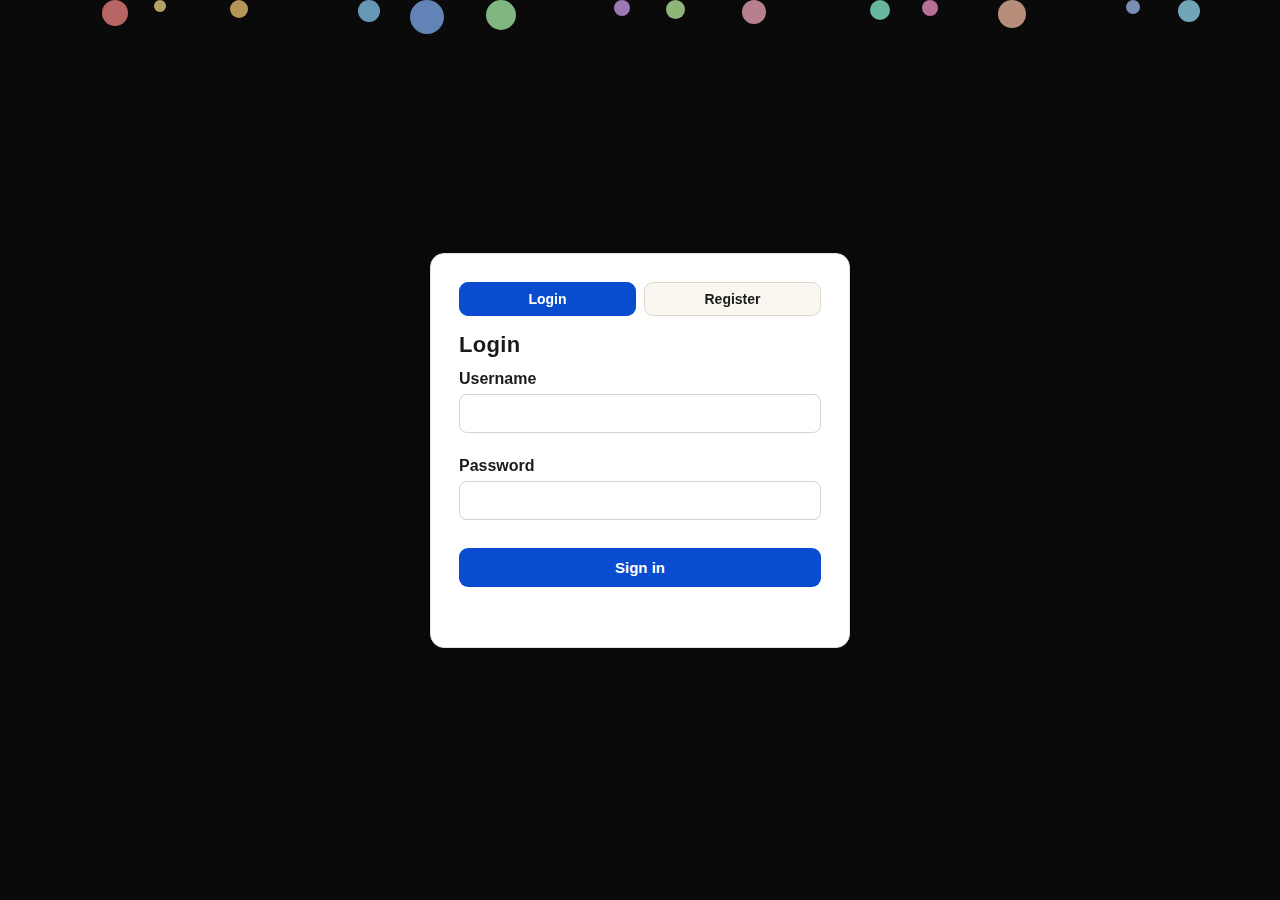
<file: index.html>
<!DOCTYPE html>
<html lang="en">
  <head>
    <meta charset="utf-8" />
    <meta name="viewport" content="width=device-width, initial-scale=1" />
    <title>Login</title>
    <script type="text/javascript" src="js/md5.js" defer></script>
    <script type="text/javascript" src="js/code.js" defer></script>
    <link href="css/styles.css" rel="stylesheet" />
    <link href="https://fonts.googleapis.com/css?family=Ubuntu" rel="stylesheet" />
    <style>
      :root {
        --bg: #f4f0e8;
        --card: #ffffff;
        --text: #1a1a1a;
        --muted: #5f5f5f;
        --accent: #0a4ccf;
        --error: #b00020;
      }
      * {
        box-sizing: border-box;
      }
      body {
        margin: 0;
        font-family: "Trebuchet MS", "Segoe UI", Tahoma, sans-serif;
        color: var(--text);
        background: #0a0a0a;
        overflow: hidden;
      }
      .background {
        position: fixed;
        inset: 0;
        z-index: 0;
        pointer-events: none;
      }
      .bubble {
        position: absolute;
        border-radius: 50%;
        opacity: 0.7;
        filter: blur(0.2px);
        animation: floatUp var(--dur) linear infinite;
        animation-delay: var(--delay);
      }
      @keyframes floatUp {
        0% {
          transform: translateY(110vh) translateX(0);
          opacity: 0;
        }
        10% {
          opacity: 0.7;
        }
        100% {
          transform: translateY(-20vh) translateX(var(--drift));
          opacity: 0;
        }
      }
      .wrap {
        min-height: 100vh;
        display: grid;
        place-items: center;
        padding: 24px;
        position: relative;
        z-index: 1;
      }
      .card {
        width: min(420px, 100%);
        background: var(--card);
        border: 1px solid #e6e2da;
        border-radius: 14px;
        padding: 28px;
        box-shadow: 0 10px 30px rgba(0, 0, 0, 0.08);
      }
      .tabs {
        display: grid;
        grid-template-columns: 1fr 1fr;
        gap: 8px;
        margin-bottom: 16px;
      }
      .tab {
        display: block;
        text-align: center;
        padding: 8px 10px;
        border-radius: 9px;
        border: 1px solid #e0d8cc;
        background: #faf7f1;
        color: var(--text);
        text-decoration: none;
        font-weight: 700;
        font-size: 14px;
      }
      .tab.active {
        background: var(--accent);
        color: white;
        border-color: var(--accent);
      }
      h1 {
        margin: 0 0 10px 0;
        font-size: 22px;
        letter-spacing: 0.3px;
      }
      p {
        margin: 0 0 18px 0;
        color: var(--muted);
      }
      label {
        display: block;
        font-weight: 600;
        margin: 12px 0 6px 0;
      }
      input {
        width: 100%;
        padding: 10px 12px;
        border: 1px solid #d9d3c9;
        border-radius: 8px;
        font-size: 15px;
      }
      button {
        margin-top: 16px;
        width: 100%;
        padding: 11px 14px;
        border: none;
        border-radius: 9px;
        font-size: 15px;
        font-weight: 700;
        color: white;
        background: var(--accent);
        cursor: pointer;
      }
      #loginResult {
        margin-top: 12px;
        min-height: 20px;
        color: var(--error);
        font-weight: 600;
      }
      .hint {
        margin-top: 10px;
        font-size: 12px;
        color: var(--muted);
      }
    </style>
  </head>
  <body>
    <div class="background" aria-hidden="true">
      <span class="bubble" style="--dur: 18s; --delay: -2s; --drift: 12vw; left: 8%; width: 26px; height: 26px; background: #ff8a8a;"></span>
      <span class="bubble" style="--dur: 24s; --delay: -7s; --drift: -10vw; left: 18%; width: 18px; height: 18px; background: #ffd27a;"></span>
      <span class="bubble" style="--dur: 20s; --delay: -12s; --drift: 8vw; left: 28%; width: 22px; height: 22px; background: #8fd3ff;"></span>
      <span class="bubble" style="--dur: 26s; --delay: -4s; --drift: -14vw; left: 38%; width: 30px; height: 30px; background: #b3ffb3;"></span>
      <span class="bubble" style="--dur: 22s; --delay: -16s; --drift: 10vw; left: 48%; width: 16px; height: 16px; background: #d9a7ff;"></span>
      <span class="bubble" style="--dur: 28s; --delay: -9s; --drift: -12vw; left: 58%; width: 24px; height: 24px; background: #ffb3c7;"></span>
      <span class="bubble" style="--dur: 19s; --delay: -5s; --drift: 9vw; left: 68%; width: 20px; height: 20px; background: #8fffe0;"></span>
      <span class="bubble" style="--dur: 30s; --delay: -14s; --drift: -8vw; left: 78%; width: 28px; height: 28px; background: #ffc6a8;"></span>
      <span class="bubble" style="--dur: 23s; --delay: -11s; --drift: 11vw; left: 88%; width: 14px; height: 14px; background: #a7c6ff;"></span>
      <span class="bubble" style="--dur: 21s; --delay: -18s; --drift: -9vw; left: 12%; width: 12px; height: 12px; background: #ffe28a;"></span>
      <span class="bubble" style="--dur: 27s; --delay: -6s; --drift: 13vw; left: 32%; width: 34px; height: 34px; background: #88b7ff;"></span>
      <span class="bubble" style="--dur: 25s; --delay: -13s; --drift: -11vw; left: 52%; width: 19px; height: 19px; background: #c7ffa8;"></span>
      <span class="bubble" style="--dur: 29s; --delay: -8s; --drift: 7vw; left: 72%; width: 16px; height: 16px; background: #ff9bd1;"></span>
      <span class="bubble" style="--dur: 24s; --delay: -15s; --drift: -6vw; left: 92%; width: 22px; height: 22px; background: #9be7ff;"></span>
    </div>
    <div class="wrap">
      <div class="card">
        <div class="tabs">
          <span class="tab active">Login</span>
          <a class="tab" href="register.html">Register</a>
        </div>
        <h1>Login</h1>
        <form id="loginForm">
          <label for="loginName">Username</label>
          <input
            id="loginName"
            type="text"
            autocomplete="username"
          />
          <label for="loginPassword">Password</label>
          <input
            id="loginPassword"
            type="password"
            autocomplete="current-password"
          />
          <button type="submit">Sign in</button>
        </form>
        <div id="loginResult"></div>
      </div>
    </div>
  </body>
</html>
</file>
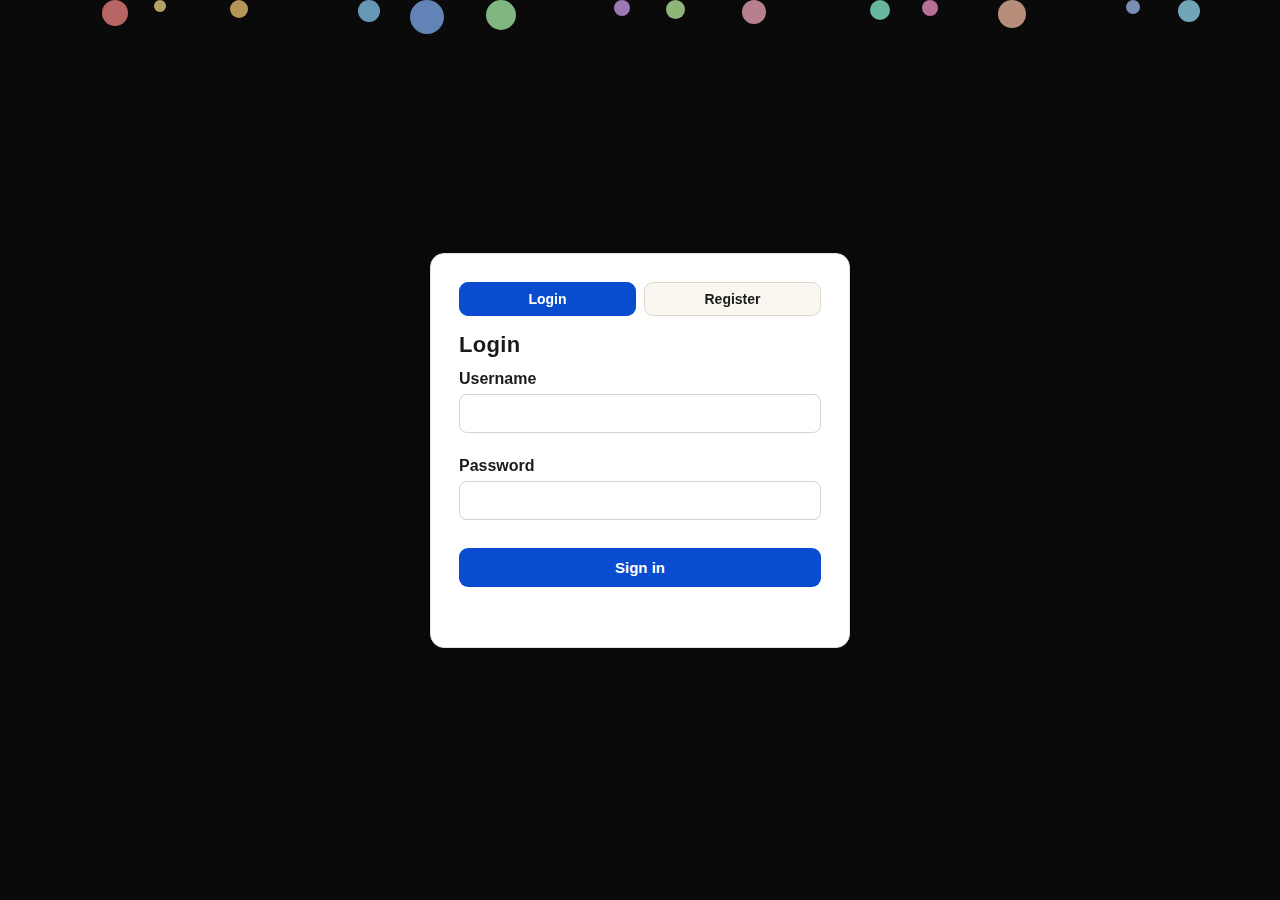
<file: home.html>
<html>
  <head>
  	<title>COP 4331 LAMP Stack Demo</title>
  	<script type="text/javascript" src="js/contacts.js"></script>
      <link href="css/styles.css" rel="stylesheet">	
      <link href="https://fonts.googleapis.com/css?family=Ubuntu" rel="stylesheet">
  	
  	<script type="text/javascript">
  	document.addEventListener('DOMContentLoaded', function() 
  	{
  		readCookie();
      exitIfLoggedOut();
  	}, false);
  	</script>
  	
  </head>
  <body>
  
  <h1 id="title">COP 4331 LAMP Stack Demo</h1>
  
  <div id="loggedInDiv">
  	<span id="userName"></span><br />
  	<button type="button" id="logoutButton" class="buttons" onclick="doLogout();"> Log Out </button>
  </div>
  
  <div id="accessUIDiv">
  	<br />
  
  	<input type="text" id="searchText" placeholder="Contact To Search For"/>
  	<button type="button" id="searchContactButton" class="buttons" onclick="searchContact();"> Search Contacts </button><br />
  	<span id="contactSearchResult"></span>
  	<p id="colorList">
  	</p><br /><br />
  
  	<input type="text" id="colorText" placeholder="Contact To Add">
  	<button type="button" id="addContactButton" class="buttons" onclick="addContact();"> Add Contact </button><br />
  	<span id="contactAddResult"></span>
  </div>
  
  </body>
</html>
</file>
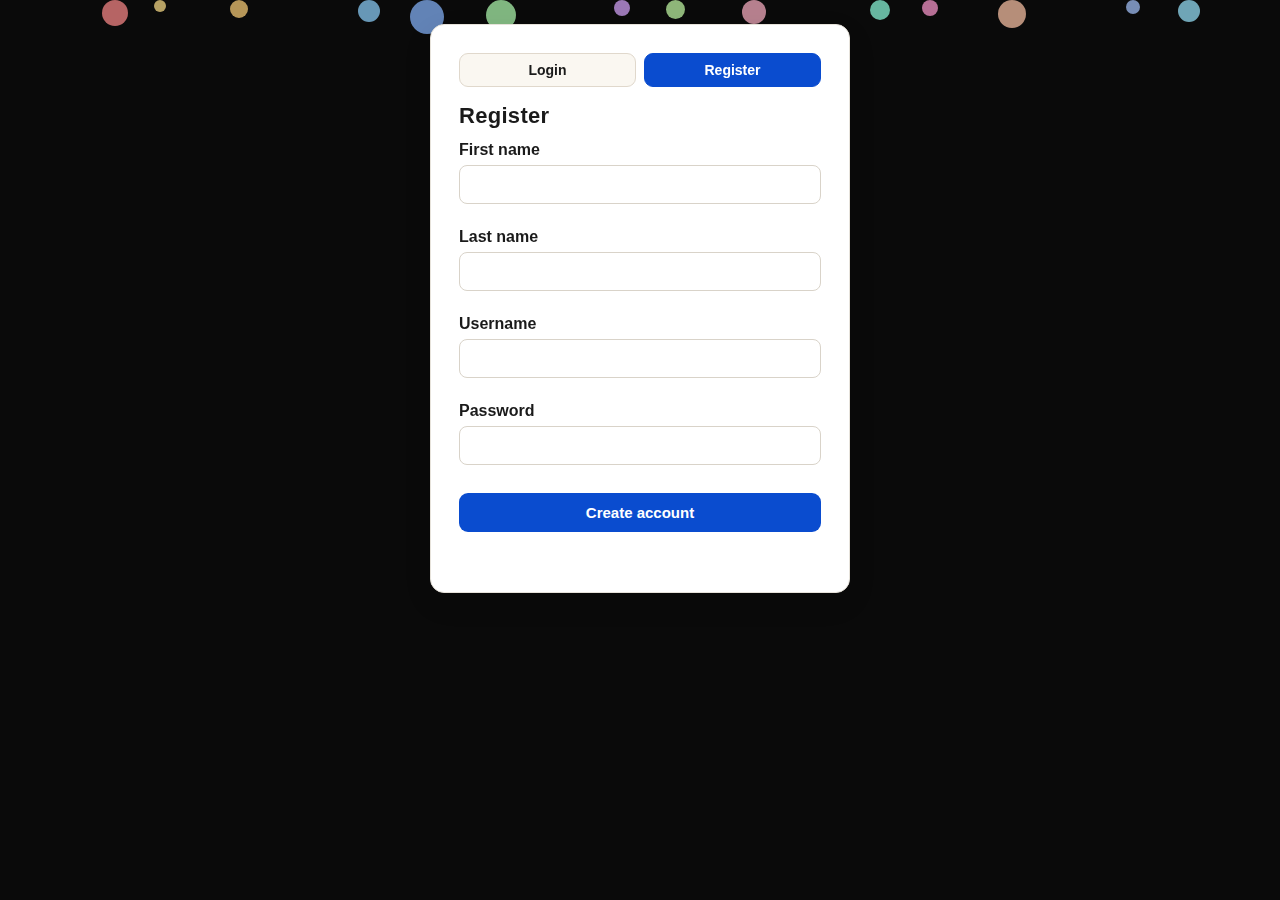
<file: register.html>
<!DOCTYPE html>
<html lang="en">
  <head>
    <meta charset="utf-8" />
    <meta name="viewport" content="width=device-width, initial-scale=1" />
    <title>Register</title>
    <script type="text/javascript" src="js/md5.js" defer></script>
    <script type="text/javascript" src="js/code.js" defer></script>
    <link href="css/styles.css" rel="stylesheet" />
    <link href="https://fonts.googleapis.com/css?family=Ubuntu" rel="stylesheet" />
    <style>
      :root {
        --bg: #f4f0e8;
        --card: #ffffff;
        --text: #1a1a1a;
        --muted: #5f5f5f;
        --accent: #0a4ccf;
        --error: #b00020;
      }
      * {
        box-sizing: border-box;
      }
      body {
        margin: 0;
        font-family: "Trebuchet MS", "Segoe UI", Tahoma, sans-serif;
        color: var(--text);
        background: #0a0a0a;
        overflow: hidden;
      }
      .background {
        position: fixed;
        inset: 0;
        z-index: 0;
        pointer-events: none;
      }
      .bubble {
        position: absolute;
        border-radius: 50%;
        opacity: 0.7;
        filter: blur(0.2px);
        animation: floatUp var(--dur) linear infinite;
        animation-delay: var(--delay);
      }
      @keyframes floatUp {
        0% {
          transform: translateY(110vh) translateX(0);
          opacity: 0;
        }
        10% {
          opacity: 0.7;
        }
        100% {
          transform: translateY(-20vh) translateX(var(--drift));
          opacity: 0;
        }
      }
      .wrap {
        min-height: 100vh;
        display: flex;
        justify-content: center;
        align-items: flex-start;
        padding: 24px;
      }
      .card {
        width: min(420px, 100%);
        background: var(--card);
        border: 1px solid #e6e2da;
        border-radius: 14px;
        padding: 28px;
        box-shadow: 0 10px 30px rgba(0, 0, 0, 0.08);
      }
      .tabs {
        display: grid;
        grid-template-columns: 1fr 1fr;
        gap: 8px;
        margin-bottom: 16px;
      }
      .tab {
        display: block;
        text-align: center;
        padding: 8px 10px;
        border-radius: 9px;
        border: 1px solid #e0d8cc;
        background: #faf7f1;
        color: var(--text);
        text-decoration: none;
        font-weight: 700;
        font-size: 14px;
      }
      .tab.active {
        background: var(--accent);
        color: white;
        border-color: var(--accent);
      }
      h1 {
        margin: 0 0 10px 0;
        font-size: 22px;
        letter-spacing: 0.3px;
      }
      p {
        margin: 0 0 18px 0;
        color: var(--muted);
      }
      label {
        display: block;
        font-weight: 600;
        margin: 12px 0 6px 0;
      }
      .login-input {
        width: 100%;
        padding: 10px 12px;
        border: 1px solid #d9d3c9;
        border-radius: 8px;
        font-size: 15px;
      }
      #firstName,
      #lastName,
      #loginName,
      #loginPassword {
        font-size: 15px;
      }
      button {
        margin-top: 16px;
        width: 100%;
        padding: 11px 14px;
        border: none;
        border-radius: 9px;
        font-size: 15px;
        font-weight: 700;
        color: white;
        background: var(--accent);
        cursor: pointer;
      }
      #registerResult {
        margin-top: 12px;
        min-height: 20px;
        color: var(--error);
        font-weight: 600;
      }
      .hint {
        margin-top: 10px;
        font-size: 12px;
        color: var(--muted);
      }
    </style>
  </head>
  <body>
    <div class="background" aria-hidden="true">
      <span class="bubble" style="--dur: 18s; --delay: -2s; --drift: 12vw; left: 8%; width: 26px; height: 26px; background: #ff8a8a;"></span>
      <span class="bubble" style="--dur: 24s; --delay: -7s; --drift: -10vw; left: 18%; width: 18px; height: 18px; background: #ffd27a;"></span>
      <span class="bubble" style="--dur: 20s; --delay: -12s; --drift: 8vw; left: 28%; width: 22px; height: 22px; background: #8fd3ff;"></span>
      <span class="bubble" style="--dur: 26s; --delay: -4s; --drift: -14vw; left: 38%; width: 30px; height: 30px; background: #b3ffb3;"></span>
      <span class="bubble" style="--dur: 22s; --delay: -16s; --drift: 10vw; left: 48%; width: 16px; height: 16px; background: #d9a7ff;"></span>
      <span class="bubble" style="--dur: 28s; --delay: -9s; --drift: -12vw; left: 58%; width: 24px; height: 24px; background: #ffb3c7;"></span>
      <span class="bubble" style="--dur: 19s; --delay: -5s; --drift: 9vw; left: 68%; width: 20px; height: 20px; background: #8fffe0;"></span>
      <span class="bubble" style="--dur: 30s; --delay: -14s; --drift: -8vw; left: 78%; width: 28px; height: 28px; background: #ffc6a8;"></span>
      <span class="bubble" style="--dur: 23s; --delay: -11s; --drift: 11vw; left: 88%; width: 14px; height: 14px; background: #a7c6ff;"></span>
      <span class="bubble" style="--dur: 21s; --delay: -18s; --drift: -9vw; left: 12%; width: 12px; height: 12px; background: #ffe28a;"></span>
      <span class="bubble" style="--dur: 27s; --delay: -6s; --drift: 13vw; left: 32%; width: 34px; height: 34px; background: #88b7ff;"></span>
      <span class="bubble" style="--dur: 25s; --delay: -13s; --drift: -11vw; left: 52%; width: 19px; height: 19px; background: #c7ffa8;"></span>
      <span class="bubble" style="--dur: 29s; --delay: -8s; --drift: 7vw; left: 72%; width: 16px; height: 16px; background: #ff9bd1;"></span>
      <span class="bubble" style="--dur: 24s; --delay: -15s; --drift: -6vw; left: 92%; width: 22px; height: 22px; background: #9be7ff;"></span>
    </div>
    <div class="wrap">
      <div class="card">
        <div class="tabs">
          <a class="tab" href="/">Login</a>
          <span class="tab active">Register</span>
        </div>
        <h1>Register</h1>
        <label for="firstName">First name</label>
        <input id="firstName" class="login-input" type="text" autocomplete="given-name" />
        <label for="lastName">Last name</label>
        <input id="lastName" class="login-input" type="text" autocomplete="family-name" />
        <label for="loginName">Username</label>
        <input id="loginName" class="login-input" type="text" autocomplete="username" />
        <label for="loginPassword">Password</label>
        <input id="loginPassword" class="login-input" type="password" autocomplete="new-password" />
        <button type="button" onclick="doRegister()">Create account</button>
        <div id="registerResult"></div>
      </div>
    </div>
  </body>
</html>
</file>
<file: css/styles.css>
/* Shared design tokens (match index.html / register.html) */
:root {
  --bg: #f4f0e8;
  --card: #ffffff;
  --text: #1a1a1a;
  --muted: #5f5f5f;
  --accent: #0a4ccf;
  --error: #b00020;
}

* {
  box-sizing: border-box;
}

body {
  margin: 0;
  font-family: "Trebuchet MS", "Segoe UI", Tahoma, sans-serif;
  color: var(--text);
  background: #0a0a0a;
  overflow-x: hidden;
}

/* Bubble background (home / contacts page) */
.background {
  position: fixed;
  inset: 0;
  z-index: 0;
  pointer-events: none;
}

.bubble {
  position: absolute;
  border-radius: 50%;
  opacity: 0.7;
  filter: blur(0.2px);
  animation: floatUp var(--dur) linear infinite;
  animation-delay: var(--delay);
}

@keyframes floatUp {
  0% {
    transform: translateY(110vh) translateX(0);
    opacity: 0;
  }
  10% {
    opacity: 0.7;
  }
  100% {
    transform: translateY(-20vh) translateX(var(--drift));
    opacity: 0;
  }
}

.wrap {
  min-height: 100vh;
  display: grid;
  place-items: center;
  padding: 24px;
  position: relative;
  z-index: 1;
}

.card {
  width: min(720px, 100%);
  background: var(--card);
  border: 1px solid #e6e2da;
  border-radius: 14px;
  padding: 28px;
  box-shadow: 0 10px 30px rgba(0, 0, 0, 0.08);
}

.wrap--contacts {
  align-items: stretch;
  padding: 20px;
}

.card--contacts {
  width: min(1100px, 96%);
  max-width: none;
  min-height: 80vh;
  display: flex;
  flex-direction: column;
}

.card--contacts #accessUIDiv {
  display: flex;
  flex-direction: column;
  flex: 1 1 auto;
  min-height: 0;
}

/* Contacts page title */
#title {
  font-size: 22px;
  letter-spacing: 0.3px;
  margin: 0 0 16px 0;
  font-weight: 700;
  color: var(--text);
}

#accessUIDiv {
  font-size: 15px;
  width: 100%;
  margin: 0;
  padding: 0;
  background: transparent;
}

/* Buttons � match index/register */
.buttons {
  font-size: 15px;
  font-weight: 700;
  border-radius: 9px;
  padding: 11px 14px;
  border: none;
  color: white;
  background: var(--accent);
  cursor: pointer;
  margin-top: 12px;
  margin-right: 8px;
}

.buttons:hover {
  opacity: 0.9;
}

.buttons:last-of-type {
  background: #faf7f1;
  color: var(--text);
  border: 1px solid #e0d8cc;
}

/* Inputs � match index/register */
input[type="text"],
input[type="password"],
input[type="email"],
input[type="tel"] {
  width: 100%;
  padding: 10px 12px;
  border: 1px solid #d9d3c9;
  border-radius: 8px;
  font-size: 15px;
  margin-bottom: 12px;
}

label {
  display: block;
  font-weight: 600;
  margin: 12px 0 6px 0;
}

/* Top bar */
.top-bar {
  display: flex;
  align-items: center;
  gap: 10px;
  margin-bottom: 16px;
}

.top-bar input {
  flex: 1;
  margin-bottom: 0;
}

.icon-btn {
  font-size: 18px;
  font-weight: 700;
  border-radius: 9px;
  width: 42px;
  height: 42px;
  min-width: 42px;
  cursor: pointer;
  border: 1px solid #e0d8cc;
  background: #faf7f1;
  color: var(--text);
  display: inline-flex;
  align-items: center;
  justify-content: center;
}

.icon-btn:hover {
  background: var(--accent);
  color: white;
  border-color: var(--accent);
}

/* Contact list */
.contact-header,
.contact-row {
  display: grid;
  grid-template-columns: 2fr 3fr 2fr 40px;
  padding: 10px 12px;
  border-bottom: 1px solid #e6e2da;
  align-items: center;
}

.contact-header {
  font-weight: 700;
  color: var(--muted);
  font-size: 13px;
}

.contact-row:hover {
  background: #faf7f1;
}

#contactList {
  max-height: 350px;
  overflow-y: auto;
  margin-top: 0;
}

.wrap--contacts #contactList {
  max-height: min(70vh, 600px);
  flex: 1 1 auto;
}

.more-btn,
.contact-menu-btn {
  border-radius: 9px;
  width: 36px;
  height: 36px;
  cursor: pointer;
  border: 1px solid #e0d8cc;
  background: #faf7f1;
  color: var(--text);
  font-weight: 700;
  font-size: 14px;
}

.more-btn:hover,
.contact-menu-btn:hover {
  background: var(--accent);
  color: white;
  border-color: var(--accent);
}

/* Modal � card style */
.modal {
  position: fixed;
  inset: 0;
  background: rgba(0, 0, 0, 0.5);
  z-index: 100;
  display: flex;
  align-items: center;
  justify-content: center;
  padding: 24px;
}

.modal-content {
  background: var(--card);
  width: min(420px, 100%);
  padding: 28px;
  border-radius: 14px;
  border: 1px solid #e6e2da;
  box-shadow: 0 10px 30px rgba(0, 0, 0, 0.15);
}

.modal-content h2 {
  margin: 0 0 16px 0;
  font-size: 22px;
  letter-spacing: 0.3px;
}

/* Context menus */
.context-menu {
  position: absolute;
  background: var(--card);
  padding: 8px;
  border-radius: 9px;
  border: 1px solid #e6e2da;
  box-shadow: 0 10px 30px rgba(0, 0, 0, 0.1);
  z-index: 50;
}

.context-menu button {
  display: block;
  width: 100%;
  padding: 8px 12px;
  margin: 2px 0;
  border: none;
  border-radius: 6px;
  background: transparent;
  color: var(--text);
  font-size: 14px;
  font-weight: 600;
  cursor: pointer;
  text-align: left;
}

.context-menu button:hover {
  background: #faf7f1;
}

.hidden {
  display: none !important;
}

/* Result messages */
#colorAddResult,
#contactAddResult,
#contactEditResult,
#loginResult,
#registerResult {
  margin-top: 12px;
  min-height: 20px;
  color: var(--error);
  font-weight: 600;
  font-size: 14px;
}

#colorSearchResult {
  display: none;
}

#inner-title,
#userName {
  display: inline-block;
  width: 90%;
  text-align: center;
  margin-left: 5%;
  margin-bottom: 2%;
  color: var(--muted);
}

#logoutButton {
  width: 20%;
  margin-left: 40%;
}

select {
  width: 100%;
  margin-top: 8px;
  padding: 10px 12px;
  border: 1px solid #d9d3c9;
  border-radius: 8px;
  font-size: 15px;
}

/* Legacy login/register divs when used outside index/register */
#loginDiv,
#loggedInDiv {
  font-size: 15px;
  width: 100%;
  margin: 0;
  padding: 0;
  background: transparent;
}
</file>
